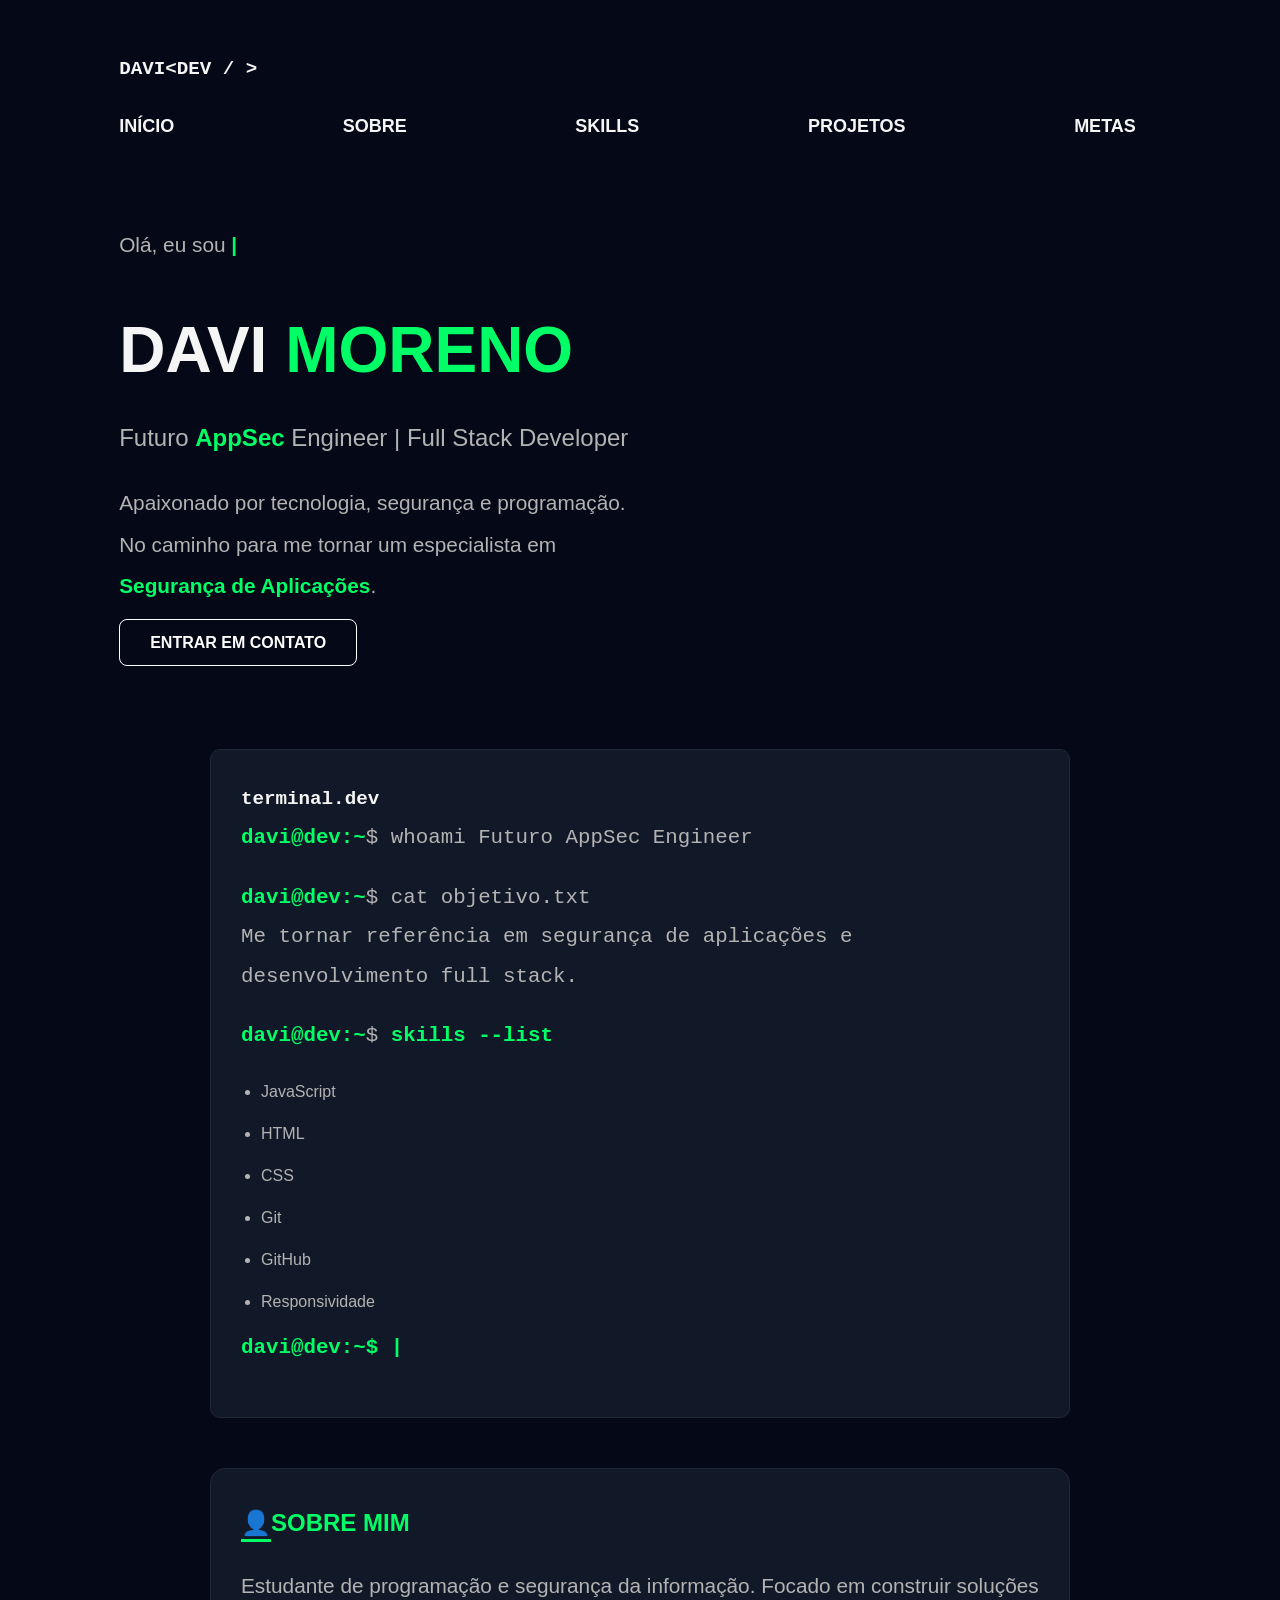
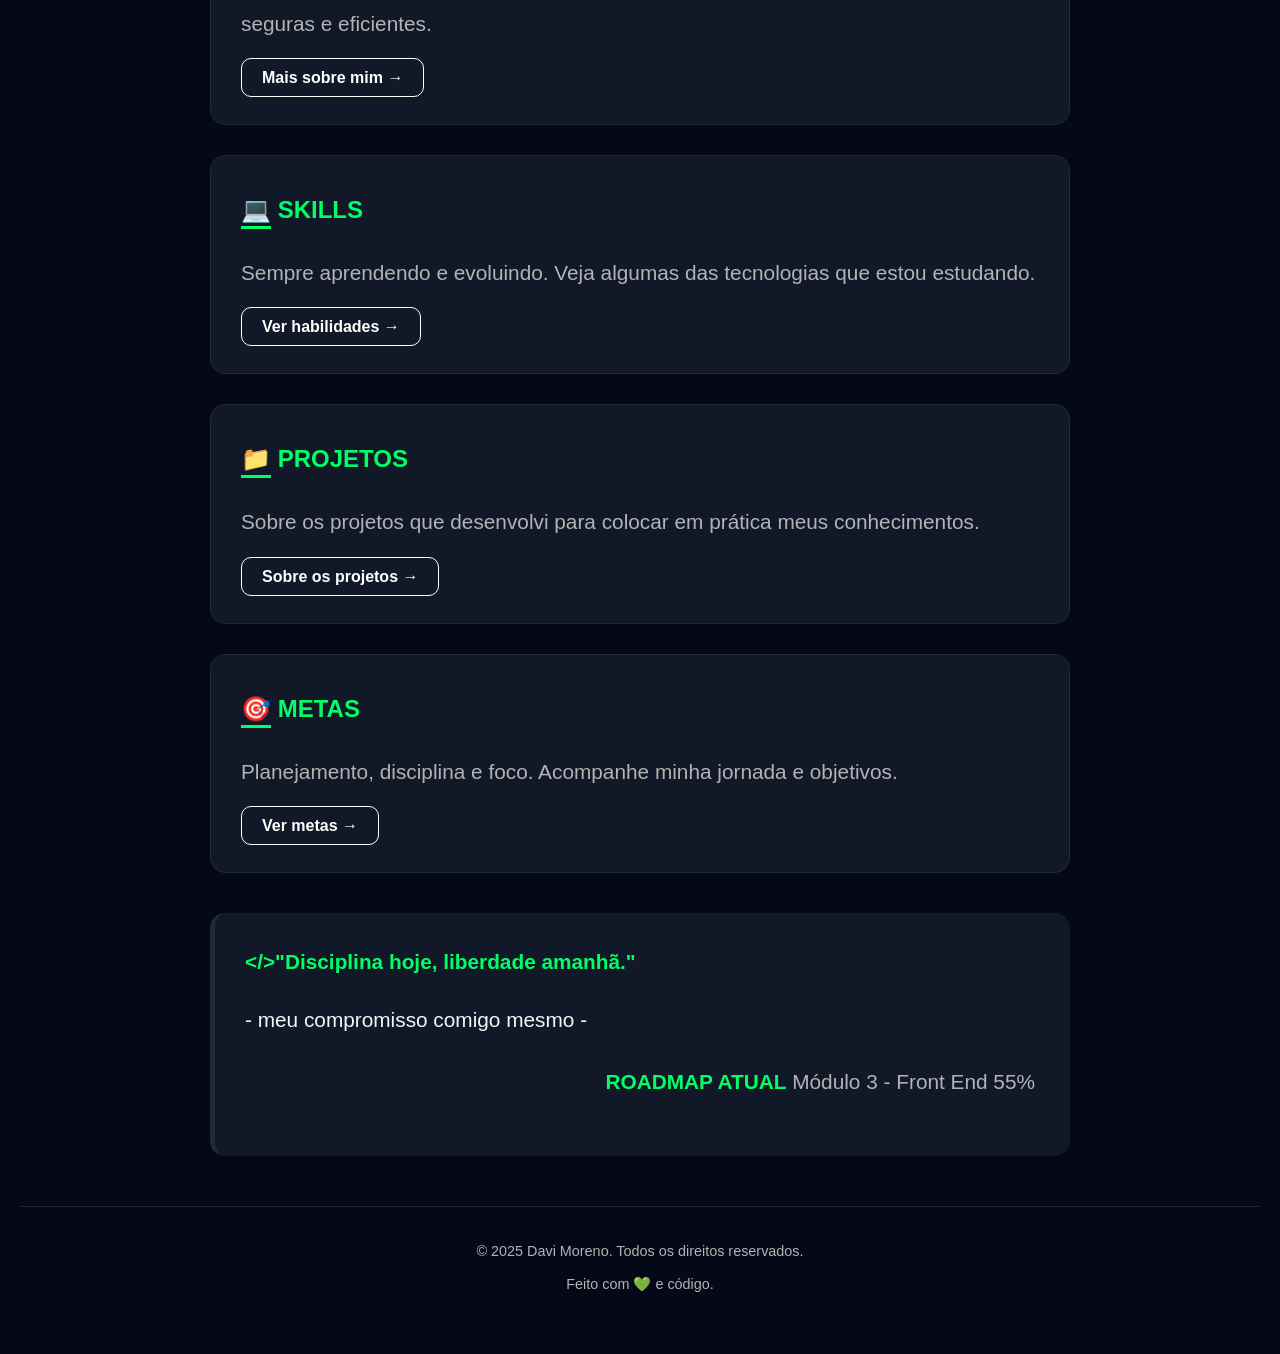
<file: index.html>
<!DOCTYPE html>
<html lang="pt-br">

<head>
    <meta charset="UTF-8">
    <meta name="viewport" content="width=device-width, initial-scale=1.0">
    <title>Meu Site Pessoal | Davi Moreno</title>

    <link rel="stylesheet" href="styles.css">
</head>

<body>
    <header>
        <h3 id="txt-canto">DAVI&lt;DEV / &gt;</h3>

        <button id="menu-btn">☰</button>
        <nav id="menu">
            <a href="#inicio">INÍCIO</a>
            <a href="#sobre">SOBRE</a>
            <a href="#skills">SKILLS</a>
            <a href="#projetos">PROJETOS</a>
            <a href="#metas">METAS</a>


        </nav>

        <p>Olá, eu sou <span class="cursor">|</span></p>

        <h1>DAVI <strong>MORENO</strong></h1>

        <p class="subtitulo">Futuro <strong>AppSec</strong> Engineer | Full Stack Developer</p>





        <p>
            Apaixonado por tecnologia, segurança e programação. <br>
            No caminho para me tornar um especialista em <br>
            <strong>Segurança de Aplicações</strong>.
        </p>



        <a href="contato.html" class="btn">ENTRAR EM CONTATO</a>

    </header>

    <main>
        <section id="terminal">

            <h3 id="inicio">terminal.dev</h3>


            <p>
                <strong>davi@dev:~</strong>$ whoami
                Futuro AppSec Engineer
            </p>


            <p>
                <strong>davi@dev:~</strong>$ cat objetivo.txt
                <br>
                Me tornar referência em segurança de aplicações
                e desenvolvimento full stack.
            </p>


            <p>
                <strong>davi@dev:~</strong>$<strong> skills --list</strong>
            </p>
            <ul>

                <li> JavaScript</li>
                <li>HTML</li>
                <li>CSS</li>
                <li>Git</li>
                <li>GitHub</li>
                <li>Responsividade</li>
            </ul>

            <p>
                <strong>davi@dev:~$ </strong><span class="cursor">|</span>
            </p>

        </section>

        <section class="cards" id="sobre">
            <h2> <span class="emoji">👤</span>SOBRE MIM</h2>

            <p>
                Estudante de programação e
                segurança da informação.
                Focado em construir soluções
                seguras e eficientes.
            </p>

            <a href="sobre-mim.html">Mais sobre mim →</a>

        </section>


        <section class="cards" id="skills">
            <h2> <span class="emoji">💻</span> SKILLS</h2>

            <p>
                Sempre aprendendo e evoluindo.
                Veja algumas das tecnologias
                que estou estudando.
            </p>

            <a href="habilidades.html">Ver habilidades →</a>

        </section>


        <section class="cards" id="projetos">
            <h2> <span class="emoji">📁</span> PROJETOS</h2>

            <p>
                Sobre os projetos que desenvolvi para
                colocar em prática meus
                conhecimentos.
            </p>

            <a href="projetos.html">Sobre os projetos →</a>

        </section>


        <section class="cards" id="metas">
            <h2> <span class="emoji">🎯</span> METAS</h2>

            <p>
                Planejamento, disciplina e foco.
                Acompanhe minha jornada
                e objetivos.
            </p>

            <a href="metas.html">Ver metas →</a>
        </section>


        <aside>
            <p>
                <strong> &lt;/&gt;"Disciplina hoje, liberdade amanhã."</strong> <br>
            </p>

            <p>
                - meu compromisso comigo mesmo -
            </p>

            <p class="direita">
                <strong>ROADMAP ATUAL</strong>
                Módulo 3 - Front End
                55%
            </p>
        </aside>

    </main>

    <footer>


        <p>© 2025 Davi Moreno. Todos os direitos reservados.</p>

        <p>Feito com 💚 e código.</p>

    </footer>

    <script src="script.js"></script>
</body>

</html>
</file>
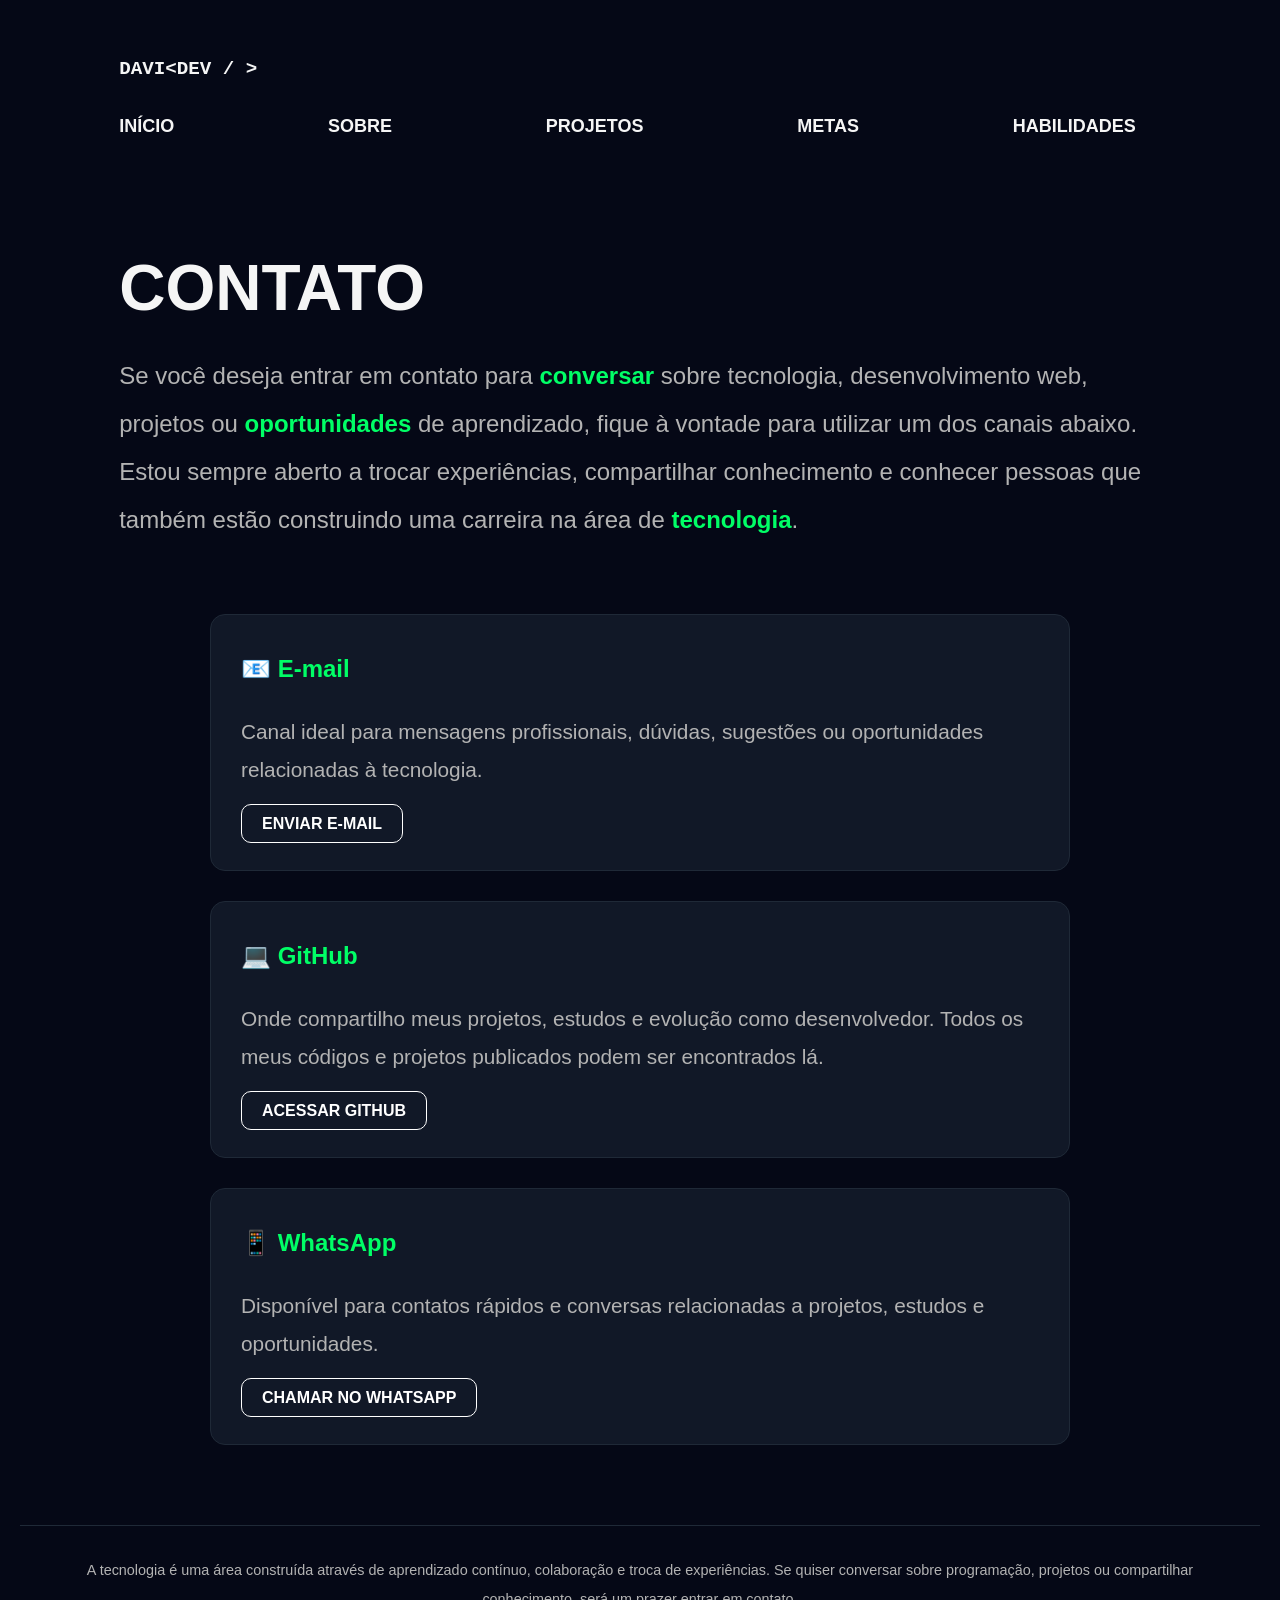
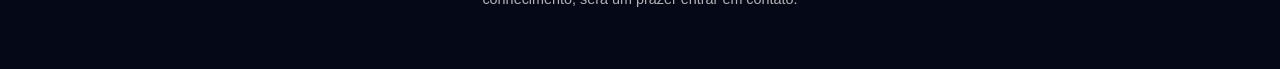
<file: contato.html>
<!DOCTYPE html>
<html lang="pt-br">

<head>
    <meta charset="UTF-8">
    <meta name="viewport" content="width=device-width, initial-scale=1.0">
   <title>Contato | Davi Moreno</title>

    <link rel="stylesheet" href="styles.css">
</head>

<body>

    <header>
        <h3 id="txt-canto">DAVI&lt;DEV / &gt;</h3>

        <button id="menu-btn">☰</button>
        <nav id="menu">
            <a href="index.html">INÍCIO</a>
            <a href="sobre-mim.html">SOBRE</a>
            <a href="projetos.html">PROJETOS</a>
            <a href="metas.html">METAS</a>
            <a href="habilidades.html">HABILIDADES</a>

        </nav>

        <h1>CONTATO</h1>
        <p class="subtitulo">
            Se você deseja entrar em contato para<strong> conversar</strong> sobre tecnologia, desenvolvimento web,
            projetos ou
            <strong>oportunidades</strong> de aprendizado, fique à vontade para utilizar um dos canais abaixo.
            Estou sempre aberto a trocar experiências, compartilhar conhecimento e conhecer pessoas que também estão
            construindo uma carreira na área de <strong>tecnologia</strong>.
        </p>
    </header>
    <main>


        <section class="cards">

            <h2>📧 E-mail</h2>

            <p>Canal ideal para mensagens profissionais, dúvidas, sugestões ou oportunidades relacionadas à tecnologia.
            </p>

            <a href="mailto:daviconceicaomoreno@gmail.com" target="_blank">
                ENVIAR E-MAIL
            </a>
        </section>


        <section class="cards">
            <h2>💻 GitHub</h2>
            <p>
                Onde compartilho meus projetos, estudos e evolução como desenvolvedor. Todos os meus códigos e projetos
                publicados
                podem ser encontrados lá.
            </p>

            <a href="https://github.com/daviappsec" class="btn-contato" target="_blank"> ACESSAR GITHUB</a>
        </section>
        <section class="cards">

            <h2>📱 WhatsApp</h2>

            <p>Disponível para contatos rápidos e conversas relacionadas a projetos, estudos e oportunidades.</p>

            <a href="https://wa.me/5573982259417" target="_blank">
                CHAMAR NO WHATSAPP
            </a>
        </section>
    </main>
    <footer>

        <p>
            A tecnologia é uma área construída através de aprendizado contínuo, colaboração e troca de experiências. Se
            quiser
            conversar sobre programação, projetos ou compartilhar conhecimento, será um prazer entrar em contato.
        </p>
    </footer>

    <script src="script.js"></script>
</body>

</html>
</file>
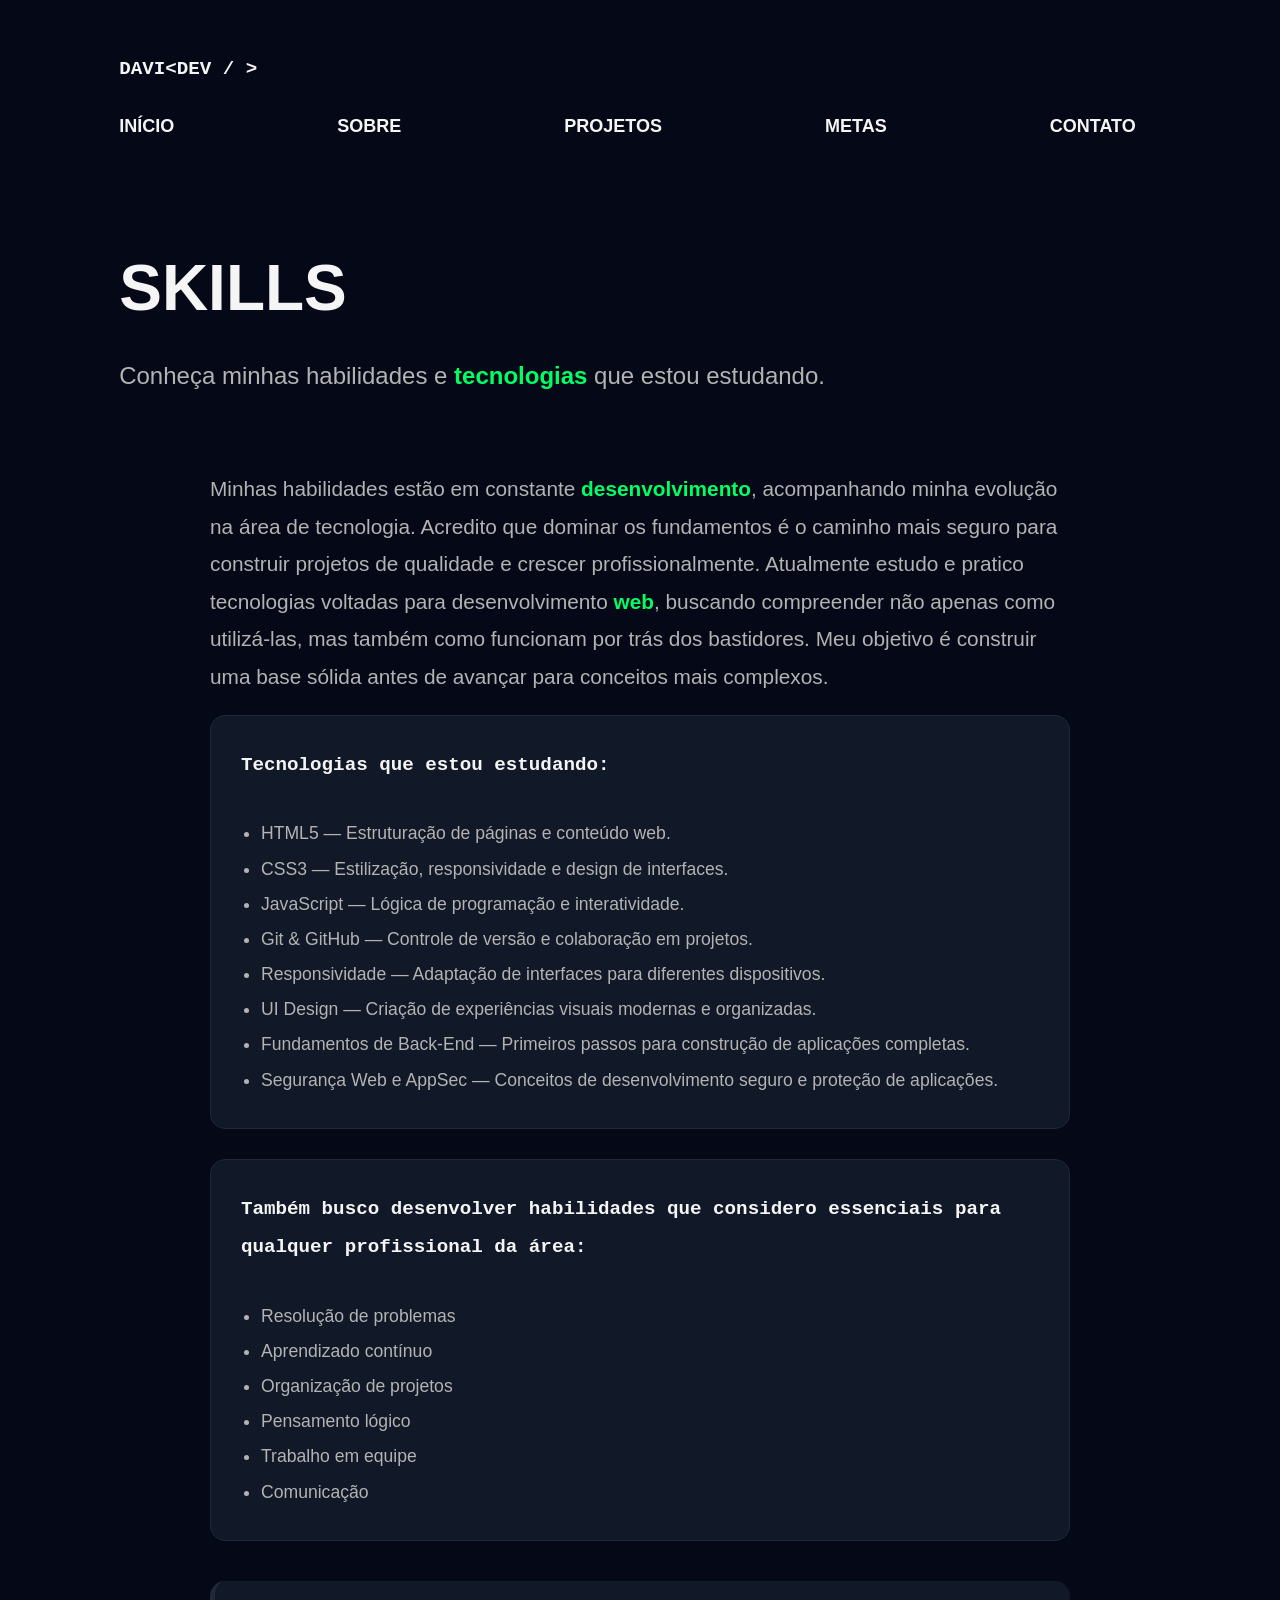
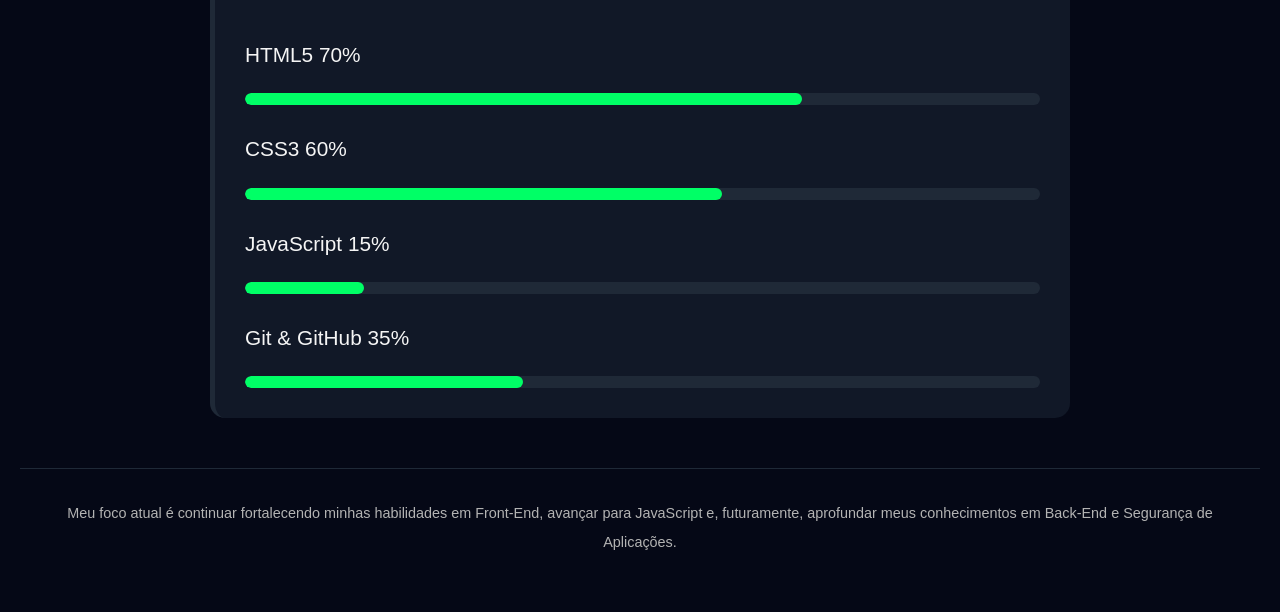
<file: habilidades.html>
<!DOCTYPE html>
<html lang="pt-br">

<head>
    <meta charset="UTF-8">
    <meta name="viewport" content="width=device-width, initial-scale=1.0">

    <link rel="stylesheet" href="styles.css">
    <title>Skills | Davi Moreno</title>
</head>

<body>

    <header>
        <h3 id="txt-canto">DAVI&lt;DEV / &gt;</h3>

        <button id="menu-btn">☰</button>
        <nav id="menu">
            <a href="index.html">INÍCIO</a>
            <a href="sobre-mim.html">SOBRE</a>
            <a href="projetos.html">PROJETOS</a>
            <a href="metas.html">METAS</a>
            <a href="contato.html">CONTATO</a>

        </nav>

        <h1>SKILLS</h1>
        <p class="subtitulo">
            Conheça minhas habilidades e <strong>tecnologias</strong> que estou estudando.
        </p>
    </header>
    <main>
        <section>

            <p>
                Minhas habilidades estão em constante <strong class="pg2">desenvolvimento</strong>, acompanhando minha evolução na área de
                tecnologia. Acredito que dominar os fundamentos é o caminho mais seguro para construir projetos de
                qualidade e crescer profissionalmente.

                Atualmente estudo e pratico tecnologias voltadas para desenvolvimento <strong class="pg2">web</strong>, buscando compreender não
                apenas como utilizá-las, mas também como funcionam por trás dos bastidores. Meu objetivo é construir uma
                base sólida antes de avançar para conceitos mais complexos.

            </p>
        </section>


        <section class="cards">
            <h3>Tecnologias que estou estudando:</h3>
            <br>

            <ul class="listapg2">
                <li> HTML5 — Estruturação de páginas e conteúdo web.</li>

                <li>CSS3 — Estilização, responsividade e design de interfaces.</li>

                <li>JavaScript — Lógica de programação e interatividade.</li>

                <li>Git & GitHub — Controle de versão e colaboração em projetos.</li>

                <li>Responsividade — Adaptação de interfaces para diferentes dispositivos.</li>

                <li>UI Design — Criação de experiências visuais modernas e organizadas.</li>

                <li> Fundamentos de Back-End — Primeiros passos para construção de aplicações completas.</li>

                <li>Segurança Web e AppSec — Conceitos de desenvolvimento seguro e proteção de aplicações.</li>
            </ul>

        </section>


        <section class="cards">
            <h3>
                Também busco desenvolver habilidades que considero essenciais para qualquer profissional
                da área:
            </h3>
            <br>
            <ul class="listapg2">

                <li>Resolução de problemas</li>
                <li>Aprendizado contínuo</li>
                <li>Organização de projetos</li>
                <li>Pensamento lógico</li>
                <li>Trabalho em equipe</li>
                <li>Comunicação</li>
            </ul>
        </section>

        <aside>
            <div class="grafico"></div>
            <p>HTML5 <span>70%</span></p>

            <div class="barrahtml">

                <div class="barrahtml-progresso">

                </div>
            </div>

            <div class="grafico"></div>
           <p>CSS3 <span>60%</span></p>

            <div class="barracss">
                <div class="barracss-progresso">

                </div>
            </div>

            <div class="grafico"></div>
            <p>JavaScript <span>15%</span></p>

            <div class="barrajs">
                <div class="barrajs-progresso"></div>
            </div>

            <div class="grafico"></div>
            <p>Git & GitHub <span>35%</span></p>
            <div class="barragit">
                <div class="barragit-progresso"></div>
            </div>
        </aside>
    </main>

    <footer>
        <p>
            Meu foco atual é continuar fortalecendo minhas habilidades em Front-End, avançar para JavaScript e, futuramente,
            aprofundar meus conhecimentos em Back-End e Segurança de Aplicações.
        </p>
    </footer>

    <script src="script.js"></script>
</body>

</html>
</file>
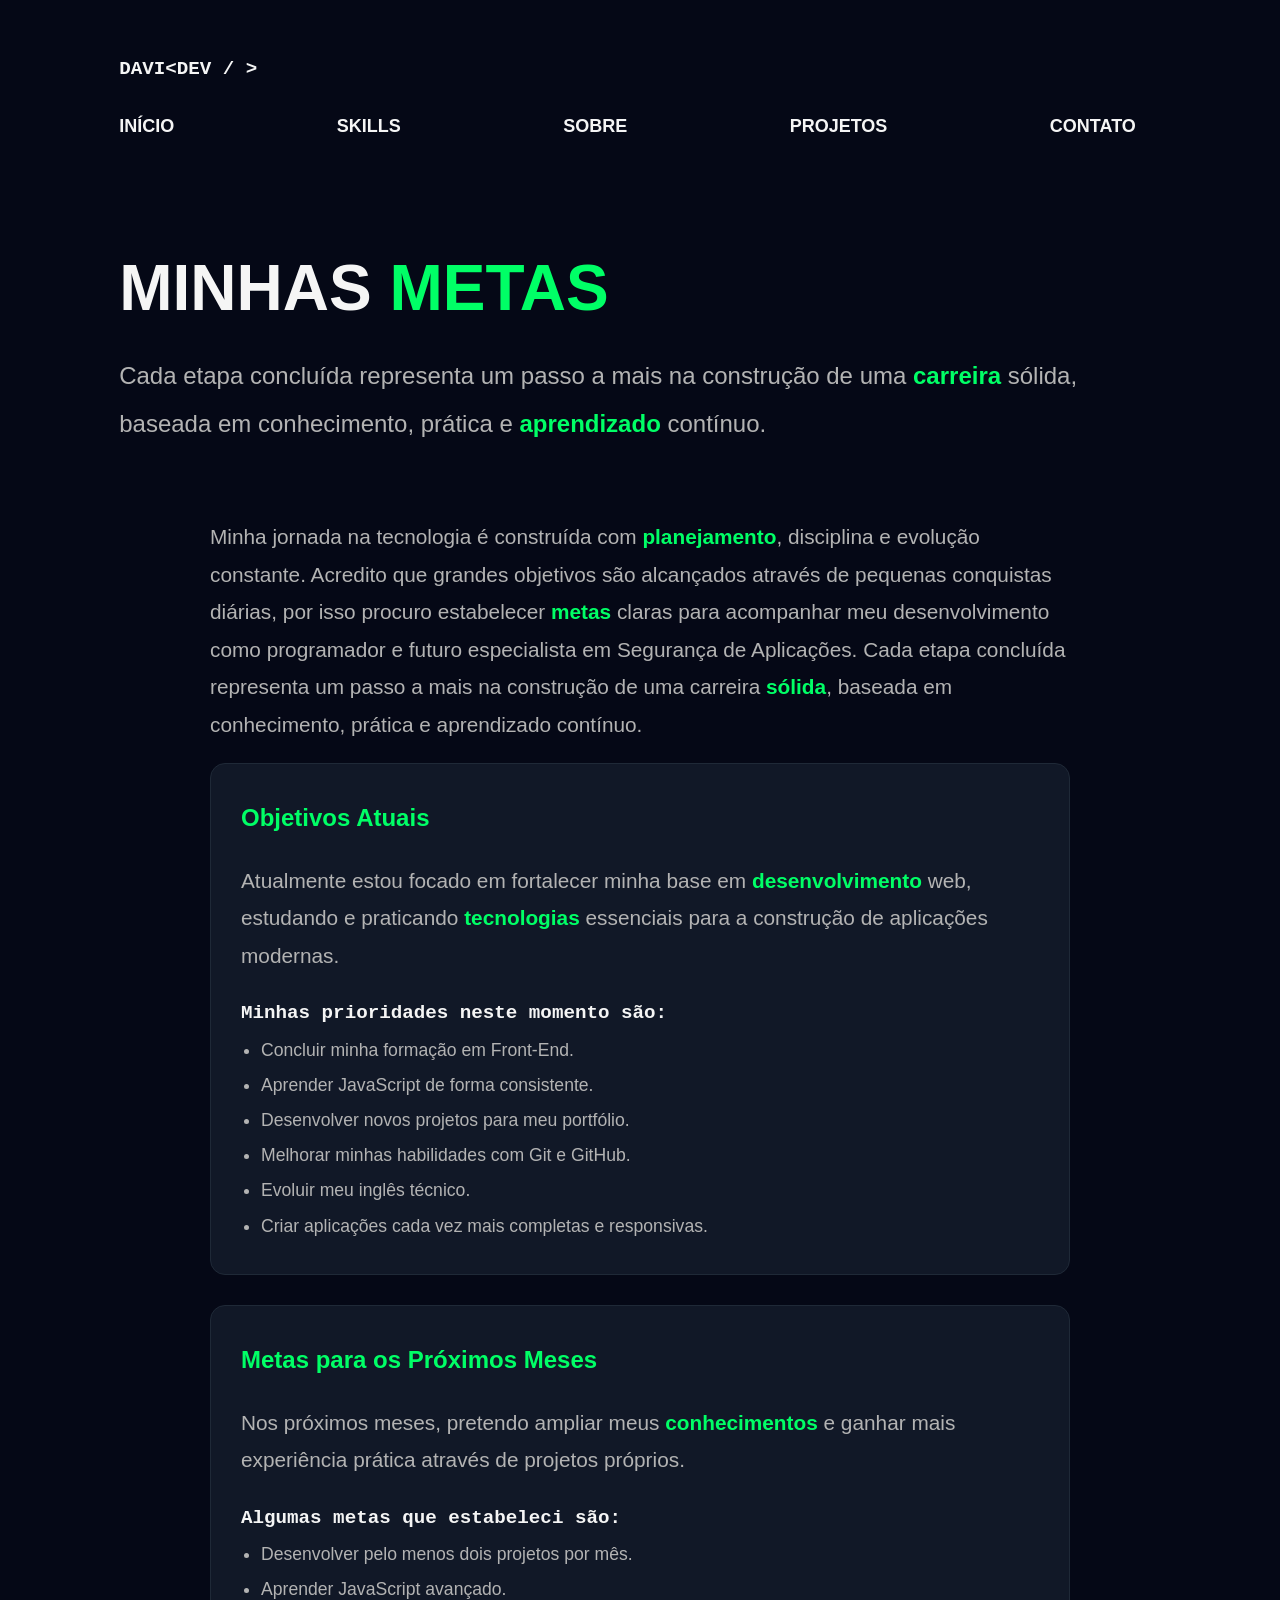
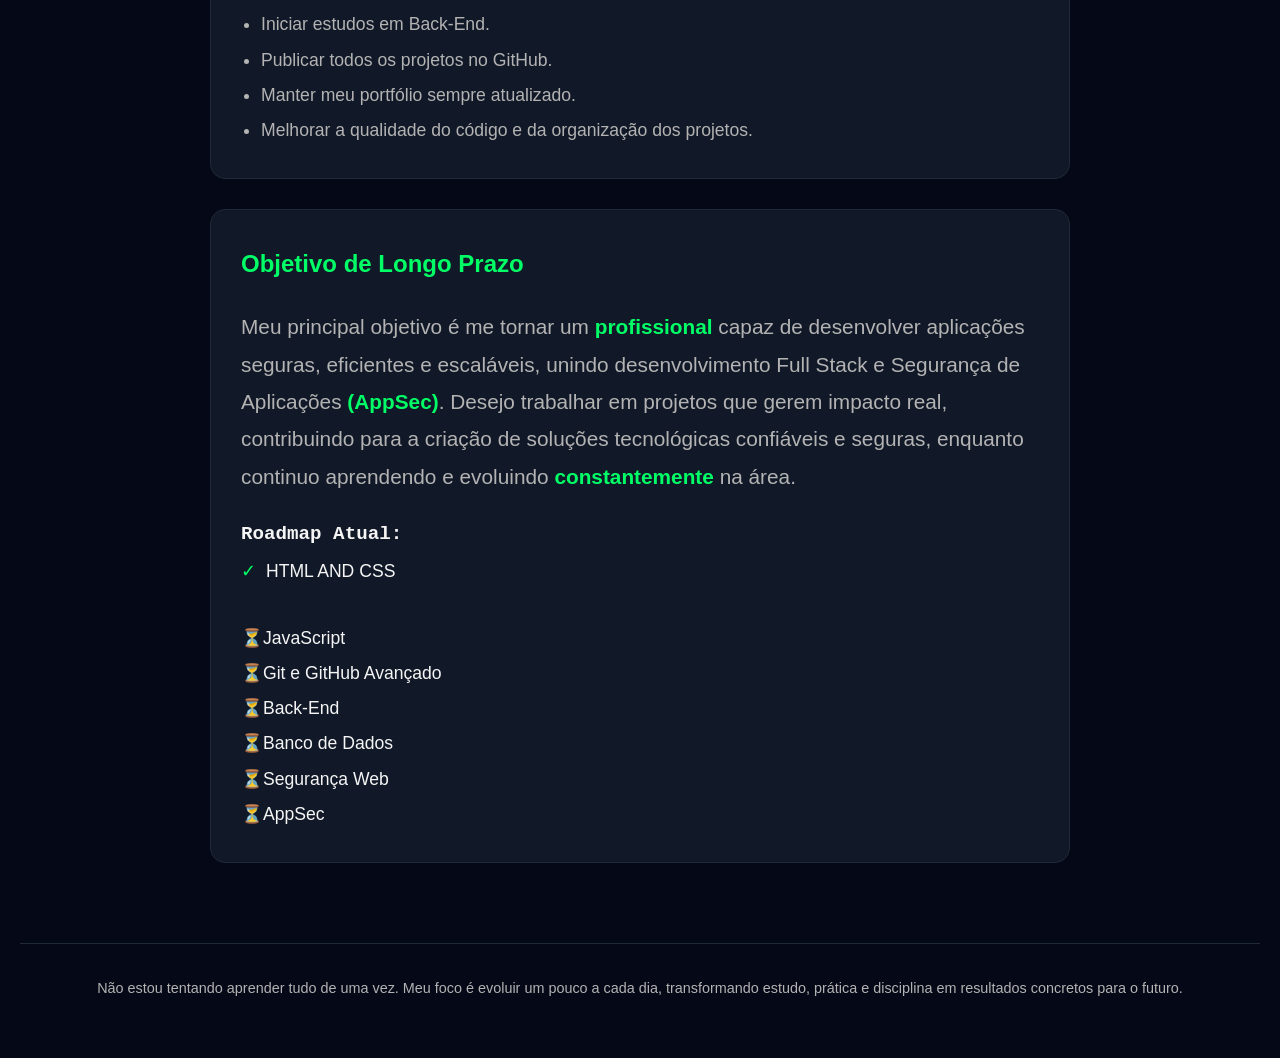
<file: metas.html>
<!DOCTYPE html>
<html lang="pt-br">

<head>
    <meta charset="UTF-8">
    <meta name="viewport" content="width=device-width, initial-scale=1.0">
    <title>Minhas Metas | Davi Moreno</title>

    <link rel="stylesheet" href="styles.css">
</head>

<body>
    <header>
        <h3 id="txt-canto">DAVI&lt;DEV / &gt;</h3>

        <button id="menu-btn">☰</button>
        <nav id="menu">
            <a href="index.html">INÍCIO</a>
            <a href="habilidades.html">SKILLS</a>
            <a href="sobre-mim.html">SOBRE</a>
            <a href="projetos.html">PROJETOS</a>
            <a href="contato.html">CONTATO</a>

        </nav>



        <h1>MINHAS<strong> METAS</strong></h1>

        <p class="subtitulo">
            Cada etapa concluída representa um passo a mais na construção de uma <strong>carreira</strong> sólida,
            baseada em
            conhecimento,
            prática e <strong>aprendizado</strong> contínuo.
        </p>

    </header>

    <main>
        <section>

            <p>
                Minha jornada na tecnologia é construída com<strong class="pg2"> planejamento</strong>, disciplina e
                evolução constante. Acredito que
                grandes
                objetivos são alcançados através de pequenas conquistas diárias, por isso procuro estabelecer <strong
                    class="pg2">metas</strong>
                claras para
                acompanhar meu desenvolvimento como programador e futuro especialista em Segurança de Aplicações.
                Cada etapa concluída representa um passo a mais na construção de uma carreira <strong
                    class="pg2">sólida</strong>, baseada em
                conhecimento,
                prática e aprendizado contínuo.
            </p>

        </section>

        <section class="cards">

            <h2>Objetivos Atuais</h2>
            <p>
                Atualmente estou focado em fortalecer minha base em <strong class="pg2">desenvolvimento</strong> web,
                estudando e praticando
                <strong class="pg2">tecnologias</strong>
                essenciais para a construção de aplicações modernas.
            </p>
            <h3>Minhas prioridades neste momento são:</h3>
            <ul class="listapg2">

                <li> Concluir minha formação em Front-End.</li>
                <li> Aprender JavaScript de forma consistente.</li>
                <li>Desenvolver novos projetos para meu portfólio.</li>
                <li>Melhorar minhas habilidades com Git e GitHub.</li>
                <li>Evoluir meu inglês técnico.</li>
                <li>Criar aplicações cada vez mais completas e responsivas.</li>
            </ul>
        </section>

        <section class="cards">

            <h2>Metas para os Próximos Meses</h2>
            <p>
                Nos próximos meses, pretendo ampliar meus <strong class="pg2">conhecimentos</strong> e ganhar mais
                experiência prática através de
                projetos
                próprios.
            </p>

            <h3>Algumas metas que estabeleci são:</h3>

            <ul class="listapg2">

                <li>Desenvolver pelo menos dois projetos por mês.</li>
                <li>Aprender JavaScript avançado.</li>
                <li>Iniciar estudos em Back-End.</li>
                <li>Publicar todos os projetos no GitHub.</li>
                <li>Manter meu portfólio sempre atualizado.</li>
                <li>Melhorar a qualidade do código e da organização dos projetos.</li>
            </ul>

        </section>

        <section class="cards">

            <h2>Objetivo de Longo Prazo</h2>
            <p>
                Meu principal objetivo é me tornar um <strong class="pg2">profissional</strong> capaz de desenvolver
                aplicações seguras, eficientes e
                escaláveis,
                unindo desenvolvimento Full Stack e Segurança de Aplicações <strong class="pg2">(AppSec)</strong>.
                Desejo trabalhar em projetos que gerem impacto real, contribuindo para a criação de soluções
                tecnológicas
                confiáveis
                e seguras, enquanto continuo aprendendo e evoluindo <strong class="pg2">constantemente</strong> na área.
            </p>

            <h3>Roadmap Atual:</h3>
            <ul class="lista-projetos">

                <li>HTML AND CSS</li>

            </ul>

            <br>
            <ul class="il-lista">
                <li>JavaScript</li>
                <li>Git e GitHub Avançado</li>
                <li>Back-End</li>
                <li>Banco de Dados</li>
                <li>Segurança Web</li>
                <li>AppSec</li>
            </ul>
        </section>
    </main>


    <footer>

        <p>
            Não estou tentando aprender tudo de uma vez. Meu foco é evoluir um pouco a cada dia, transformando estudo,
            prática e
            disciplina em resultados concretos para o futuro.
        </p>
    </footer>

    <script src="script.js"></script>
</body>

</html>
</file>
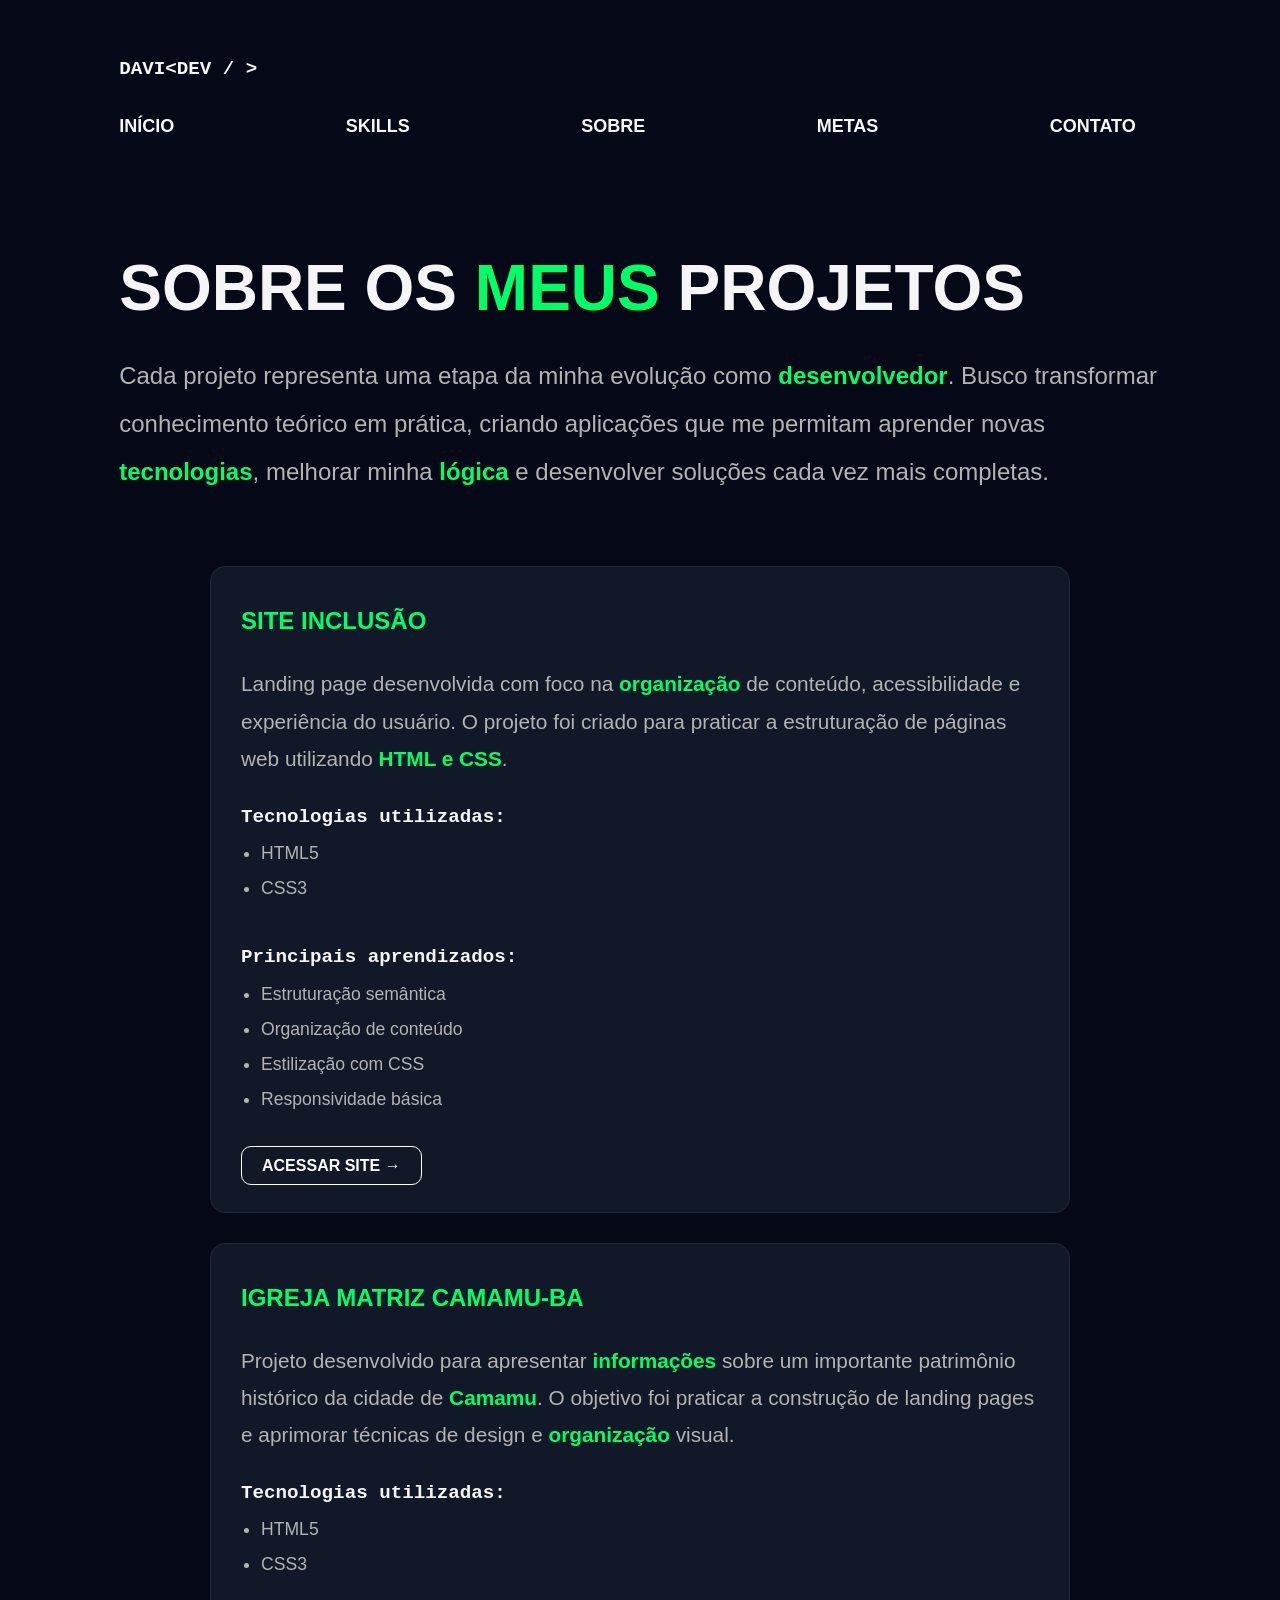
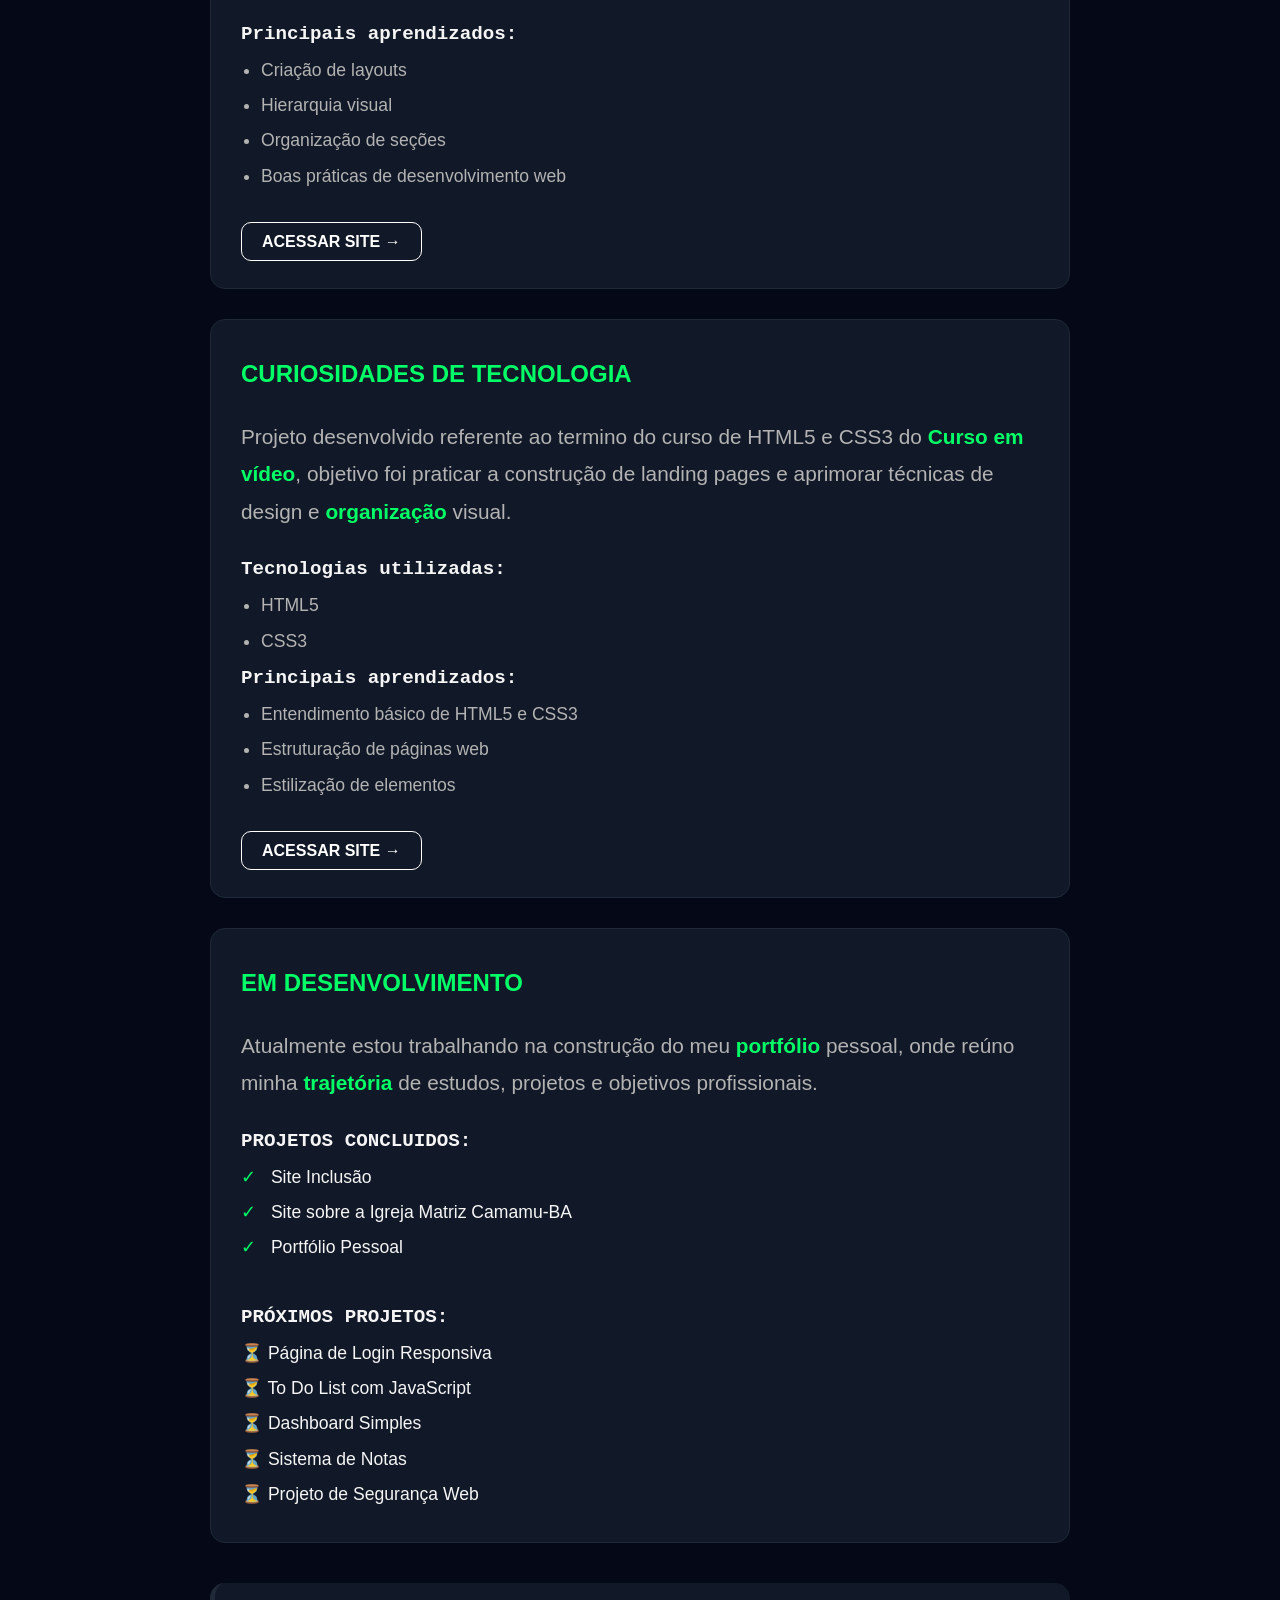
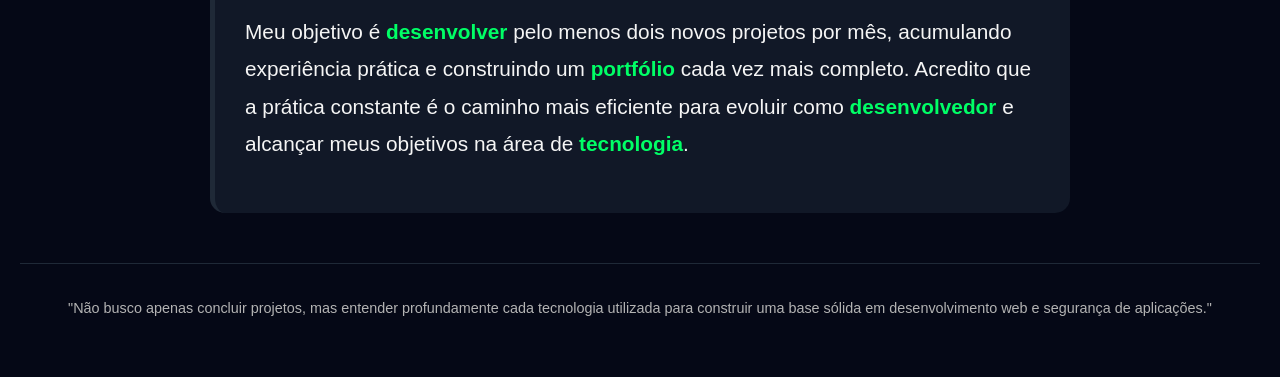
<file: projetos.html>
<!DOCTYPE html>
<html lang="pt-br">

<head>
    <meta charset="UTF-8">
    <meta name="viewport" content="width=device-width, initial-scale=1.0">
    <title>Projetos | Davi Moreno</title>
    <link rel="stylesheet" href="styles.css">
</head>

<body>
    <header>
        <h3 id="txt-canto">DAVI&lt;DEV / &gt;</h3>

        <button id="menu-btn">☰</button>
        <nav id="menu">
            <a href="index.html">INÍCIO</a>
            <a href="habilidades.html">SKILLS</a>
            <a href="sobre-mim.html">SOBRE</a>
            <a href="metas.html">METAS</a>
            <a href="contato.html">CONTATO</a>

        </nav>



        <h1>SOBRE OS<strong> MEUS</strong> PROJETOS</h1>

        <p class="subtitulo">
            Cada projeto representa uma etapa da minha evolução como <strong>desenvolvedor</strong>. Busco transformar
            conhecimento
            teórico em
            prática, criando aplicações que me permitam aprender novas <strong>tecnologias</strong>, melhorar minha
            <strong>lógica</strong> e desenvolver
            soluções
            cada vez mais completas.
        </p>

    </header>

    <main>
        <section class="cards">
            <h2>SITE INCLUSÃO</h2>

            <p>
                Landing page desenvolvida com foco na <strong class="pg2">organização</strong> de conteúdo,
                acessibilidade e experiência do usuário.
                O projeto
                foi criado para praticar a estruturação de páginas web utilizando<strong class="pg2"> HTML e
                    CSS</strong>.
            </p>

            <h3>Tecnologias utilizadas:</h3>
            <ul class="listapg2">

                <li>HTML5</li>
                <li>CSS3</li>
            </ul>
            <br>
            <h3>Principais aprendizados:</h3>
            <ul class="listapg2">
                <li>Estruturação semântica</li>
                <li>Organização de conteúdo</li>
                <li>Estilização com CSS</li>
                <li>Responsividade básica</li>
            </ul>

            <br>
            <a href="https://daviappsec.github.io/Site-Inclusao/" target="_blank">ACESSAR SITE →</a>
        </section>


        <section class="cards">
            <h2>IGREJA MATRIZ CAMAMU-BA</h2>
            <p>
                Projeto desenvolvido para apresentar <strong class="pg2">informações</strong> sobre um importante
                patrimônio histórico da cidade de
                <strong class="pg2">Camamu</strong>. O
                objetivo foi praticar a construção de landing pages e aprimorar técnicas de design e<strong class="pg2">
                    organização</strong> visual.
            </p>
            <h3>Tecnologias utilizadas:</h3>

            <ul class="listapg2">
                <li>HTML5</li>
                <li>CSS3</li>
            </ul>
            <br>
            <h3>Principais aprendizados:</h3>

            <ul class="listapg2">
                <li>Criação de layouts</li>
                <li>Hierarquia visual</li>
                <li>Organização de seções</li>
                <li>Boas práticas de desenvolvimento web</li>
            </ul>
            <br>

            <a href="https://daviappsec.github.io/Igreja-Matriz-Camamu-BA-/" target="_blank">ACESSAR SITE →</a>
        </section>

        <section class="cards">
            <h2>CURIOSIDADES DE TECNOLOGIA</h2>

            <p>Projeto desenvolvido referente ao termino do curso de HTML5 e CSS3 do<strong class="pg2"> Curso em vídeo</strong>, objetivo foi praticar a construção de landing pages e aprimorar técnicas de design e<strong class="pg2">
                    organização</strong> visual.
</p>

            <h3>Tecnologias utilizadas:</h3>

            <ul class="listapg2">
                <li>HTML5</li>
                <li>CSS3</li>
            </ul>

            <h3>Principais aprendizados:</h3>

            <ul class="listapg2">
                <li>Entendimento básico de HTML5 e CSS3</li>
                <li>Estruturação de páginas web</li>
                <li>Estilização de elementos</li>
            </ul>
            <br>
            <a href="https://daviappsec.github.io/projeto-android/" target="_blank">ACESSAR SITE →</a>
        </section>

        <section class="cards">
            <h2>EM DESENVOLVIMENTO</h2>
            <p>
                Atualmente estou trabalhando na construção do meu <strong class="pg2">portfólio</strong> pessoal, onde
                reúno minha<strong class="pg2"> trajetória</strong> de
                estudos,
                projetos e objetivos profissionais.

            </p>

            <h3>PROJETOS CONCLUIDOS:</h3>
            <ul class="lista-projetos">

                <li> Site Inclusão</li>
                <li> Site sobre a Igreja Matriz Camamu-BA</li>
                <li> Portfólio Pessoal</li>
            </ul>


            <br>
            <h3>PRÓXIMOS PROJETOS:</h3>


            <ul class="il-lista">

                <li> Página de Login Responsiva</li>
                <li> To Do List com JavaScript</li>
                <li> Dashboard Simples</li>
                <li> Sistema de Notas</li>
                <li> Projeto de Segurança Web</li>
            </ul>
        </section>
        <aside>

            <p>
                Meu objetivo é <strong class="pg2">desenvolver</strong> pelo menos dois novos projetos por mês,
                acumulando experiência prática e
                construindo
                um
                <strong class="pg2">portfólio</strong> cada vez mais completo. Acredito que a prática constante é o
                caminho mais eficiente para
                evoluir como
                <strong class="pg2">desenvolvedor</strong> e alcançar meus objetivos na área de <strong
                    class="pg2">tecnologia</strong>.
            </p>
        </aside>
    </main>

    <footer>
        <p>"Não busco apenas concluir projetos, mas entender profundamente cada tecnologia utilizada para construir uma
            base sólida em desenvolvimento web e segurança de aplicações."</p>
    </footer>

    <script src="script.js"></script>
</body>

</html>
</file>
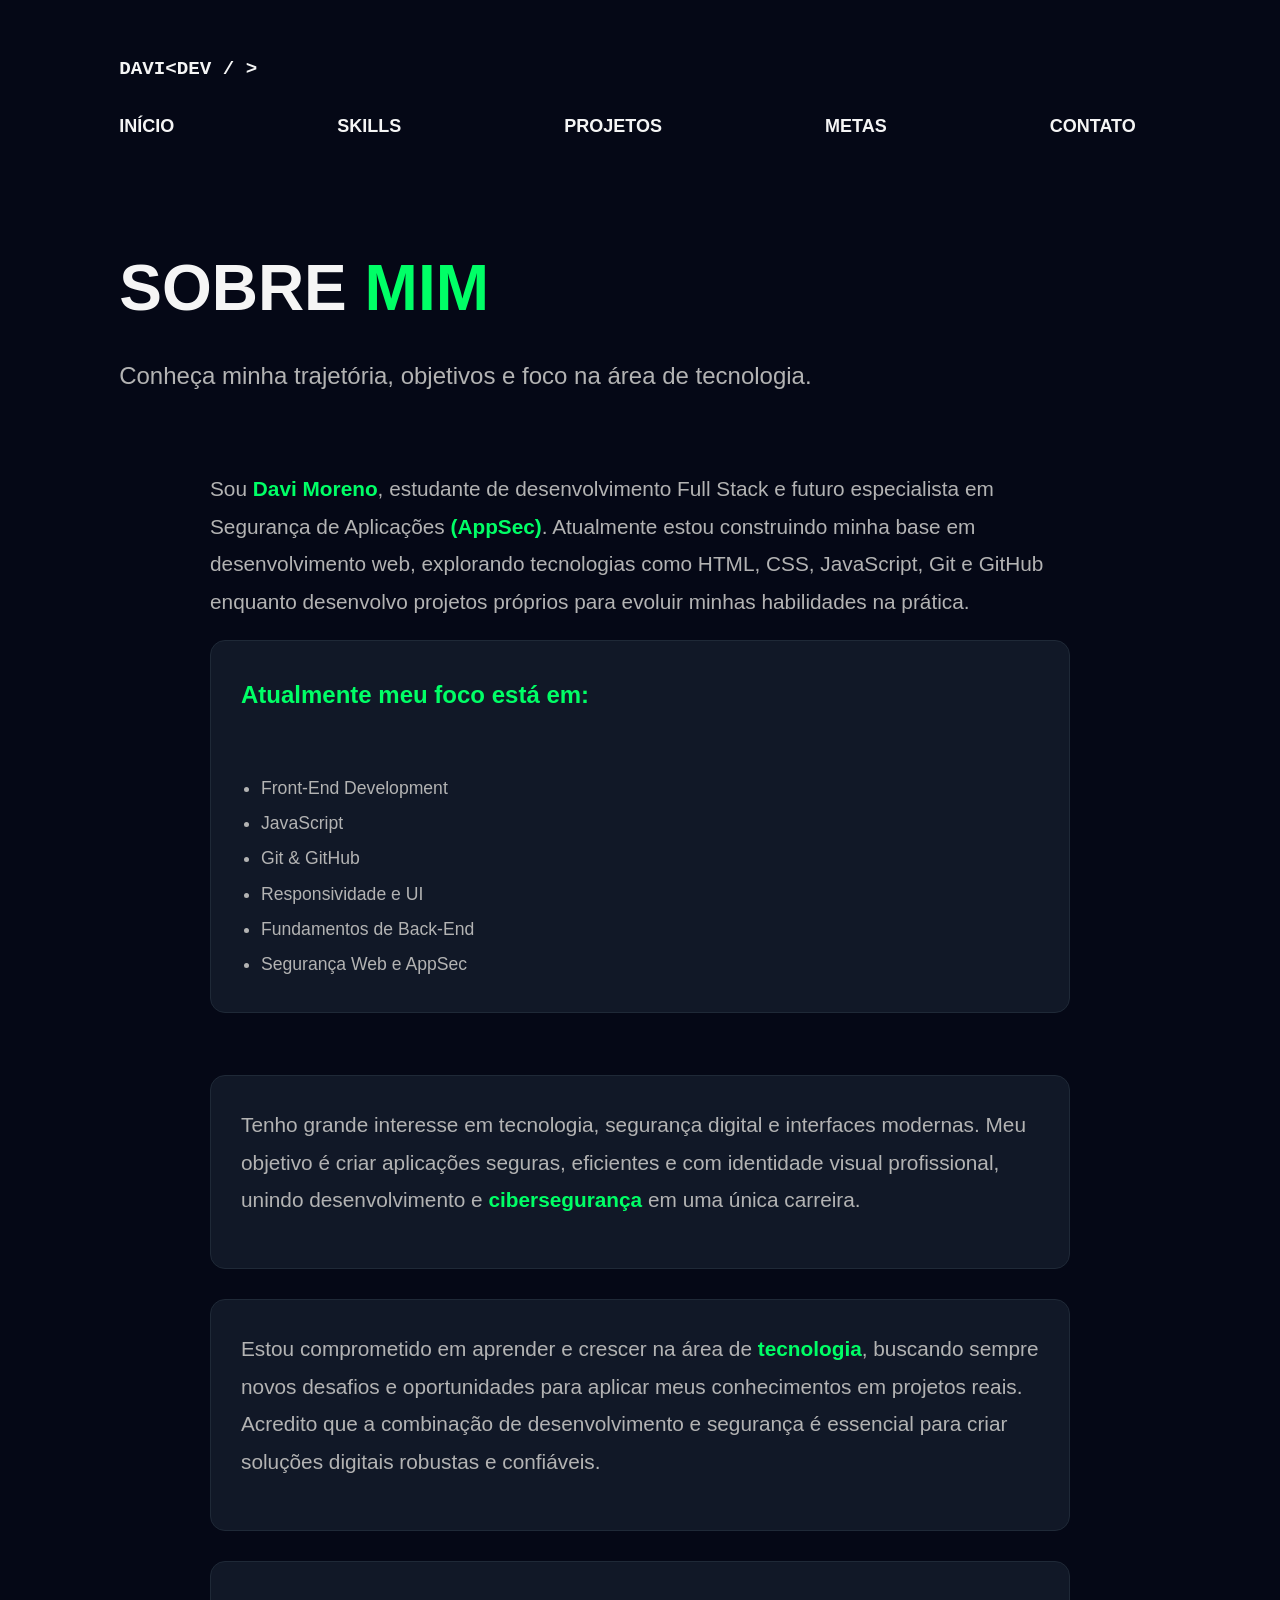
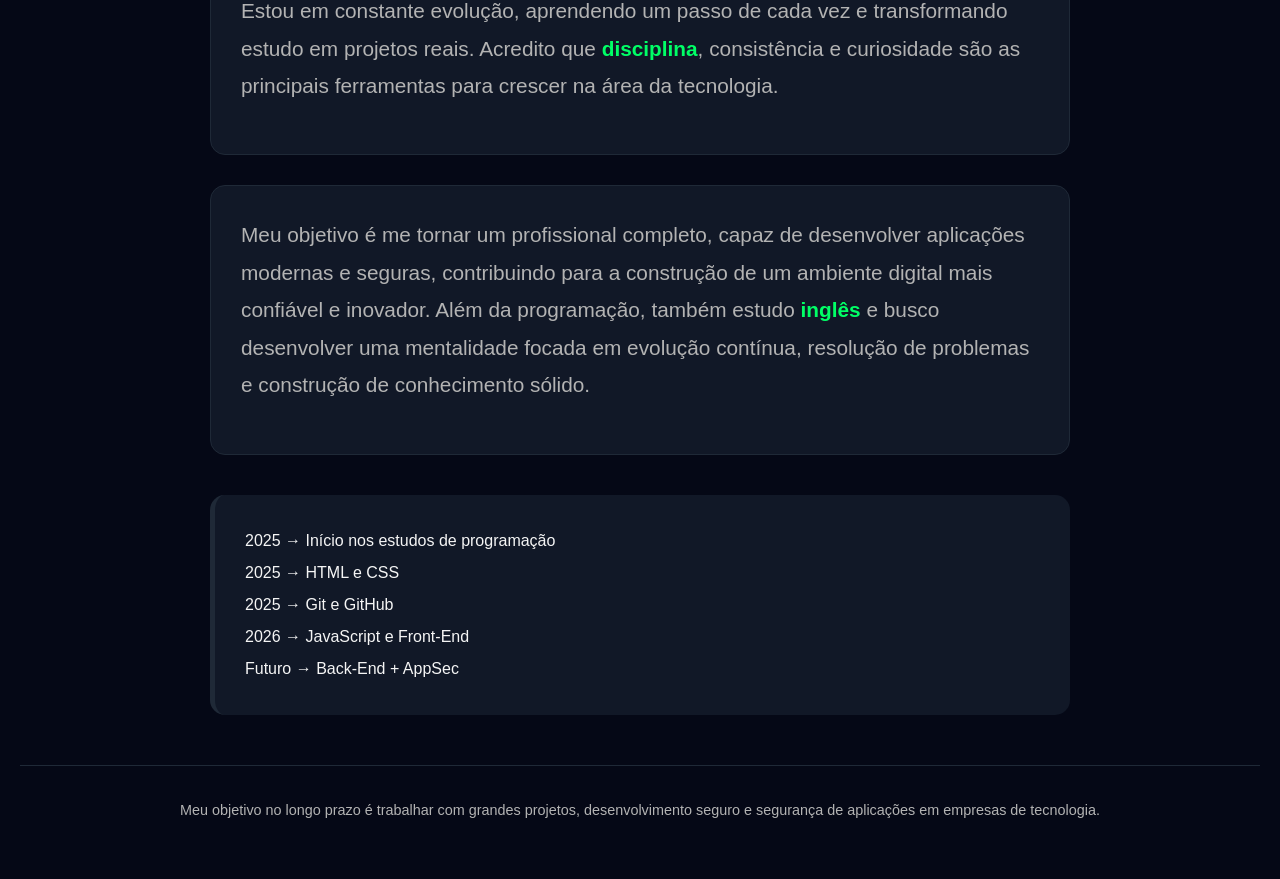
<file: sobre-mim.html>
<!DOCTYPE html>
<html lang="pt-br">

<head>
    <meta charset="UTF-8">
    <meta name="viewport" content="width=device-width, initial-scale=1.0">
  <title>Sobre Mim | Davi Moreno</title>

    <link rel="stylesheet" href="styles.css">
</head>

<body>

    <header>
        <h3 id="txt-canto">DAVI&lt;DEV / &gt;</h3>
        <button id="menu-btn">☰</button>
        <nav id="menu">
            <a href="index.html">INÍCIO</a>
            <a href="habilidades.html">SKILLS</a>
            <a href="projetos.html">PROJETOS</a>
            <a href="metas.html">METAS</a>
            <a href="contato.html">CONTATO</a>

        </nav>

        <h1>SOBRE <strong>MIM</strong></h1>
        <p class="subtitulo">
            Conheça minha trajetória, objetivos e foco na área de tecnologia.
        </p>
    </header>

    <main>
        <section>

            <p>
                Sou <strong class="pg2">Davi Moreno</strong>, estudante de desenvolvimento Full Stack e
                futuro especialista em Segurança de Aplicações
                <strong class="pg2">(AppSec)</strong>. Atualmente estou construindo minha base em desenvolvimento web,
                explorando tecnologias como HTML,
                CSS,
                JavaScript, Git e GitHub enquanto desenvolvo projetos próprios para evoluir minhas habilidades na
                prática.
            </p>
        </section>

        <section class="cards">

            <h2>Atualmente meu foco está em:</h2>
            <br>
            <ul class="listapg2">
                <li> Front-End Development</li>
                <li> JavaScript</li>
                <li> Git & GitHub</li>
                <li> Responsividade e UI</li>
                <li> Fundamentos de Back-End</li>
                <li> Segurança Web e AppSec</li>
            </ul>
        </section>

        <br>

        <section class="cards">
            <p>
                Tenho grande interesse em tecnologia, segurança digital e interfaces modernas. Meu objetivo é criar
                aplicações
                seguras, eficientes e com identidade visual profissional, unindo desenvolvimento e<strong class="pg2">
                    cibersegurança</strong> em uma
                única
                carreira.
            </p>
        </section>

        <section class="cards">
            <p>
                Estou comprometido em aprender e crescer na área de<strong class="pg2"> tecnologia</strong>, buscando
                sempre novos desafios e
                oportunidades para aplicar meus conhecimentos em projetos reais.
                Acredito que a combinação de desenvolvimento e segurança é essencial para criar soluções digitais
                robustas e confiáveis.
            </p>
        </section>

        <section class="cards">
            <p>
                Estou em constante evolução, aprendendo um passo de cada vez e transformando estudo em projetos reais.
                Acredito
                que <strong class="pg2">disciplina</strong>, consistência e curiosidade são as principais ferramentas
                para crescer na área da
                tecnologia.
            </p>
        </section>

        <section class="cards">
            <p>
                Meu objetivo é me tornar um profissional completo, capaz de desenvolver aplicações modernas e seguras,
                contribuindo para a construção de um ambiente digital mais confiável e inovador.
                Além da programação, também estudo<strong class="pg2"> inglês</strong> e busco desenvolver uma
                mentalidade focada em evolução contínua,
                resolução de problemas e construção de conhecimento sólido.
            </p>
        </section>

        <aside>
            2025 → Início nos estudos de programação
            <br>
            2025 → HTML e CSS
            <br>
            2025 → Git e GitHub
            <br>
            2026 → JavaScript e Front-End
            <br>
            Futuro → Back-End + AppSec
        </aside>




    </main>

    <footer>

        <p>
            Meu objetivo no longo prazo é trabalhar com grandes projetos, desenvolvimento seguro e segurança de
            aplicações
            em empresas de tecnologia.
        </p>
    </footer>

<script src="script.js"></script>

</body>

</html>
</file>
<file: styles.css>
@charset "UTF-8";



:root {

    --bg-main: #050816;
    --bg-secondary: #0D1117;
    --card-bg: #111827;

    --green-primary: #00FF66;
    --green-hover: #39FF14;
    --green-soft: #00CC55;

    --text-white: #F5F5F5;
    --text-gray: #B3B3B3;
    --text-dark: #6B7280;

    --border-color: #1F2937;

    --font-title: 'Orbitron', sans-serif;
    --font-terminal: 'Share Tech Mono', monospace;
    --font-default: Arial, Helvetica, sans-serif;

}

* {
    margin: 0;
    padding: 0;
    box-sizing: border-box;
}

body {
    background-color: var(--bg-main);
    color: var(--text-white);
    font-family: var(--font-default);
    line-height: 2;
    padding: 20px;
}

h3 {
    font-family: var(--font-terminal);
    font-size: 1.2em;
}

nav {
    display: flex;
    justify-content: space-between;
    align-items: center;

    margin-top: 20px;
    margin-bottom: 80px;

}

nav a {
    font-family: var(--font-title);
    text-decoration: none;
    color: var(--text-white);
    margin-right: 25px;
    font-weight: bold;
    transition: 0.3s;
    font-size: 18px;
}

nav a:hover {
    color: white;

    text-decoration: underline;
    text-underline-offset: 8px;
    text-decoration-thickness: 3px;
    text-decoration-color: var(--green-primary);
}


header {
    padding: 30px 8%;

}

p {
    font-size: 1.3em;
}

header p {
    color: var(--text-gray);
    font-size: 1.3em;

    margin-bottom: 20px;
}

header h1 {
    font-family: var(--font-title);
    font-size: 4em;
    color: var(--text-white);
}

header strong {
    color: var(--green-primary);
}

#txt-canto:hover {
    color: var(--green-primary);
}

#terminal {
    background-color: var(--card-bg);
    border: 1px solid var(--border-color);

    border-radius: 10px;
    padding: 30px;

    margin-top: 40px;
    margin-bottom: 50px;

}

#terminal:hover {
    box-shadow: 0 0 15px rgba(0, 255, 102, 0.3);
}

#terminal p {
    font-family: var(--font-terminal);
    margin-bottom: 20px;
    line-height: 1.9;
}

#terminal strong {
    color: var(--green-primary);
}

#terminal ul {
    margin-left: 20px;
}

#terminal li {
    margin-bottom: 10px;

    color: var(--text-gray);
}

#menu-btn {
    display: none;

    background: none;
    border: none;

    color: var(--text-white);
    font-size: 2rem;

    cursor: pointer;
}

.cards {
    background-color: var(--card-bg);
    border: 1px solid var(--border-color);
    border-radius: 15px;
    padding: 30px;
    margin-bottom: 30px;
    transition: 0.3s;
}

.cards:hover {
    box-shadow: 0 0 15px rgba(0, 255, 102, 0.3);
}

.pg2 {
    color: var(--green-primary);
}

.listapg2 {
    color: var(--text-gray);
    padding-left: 20px;
    font-size: 1.1em;
}

.lista-projetos {
    padding-left: 0px;
    font-size: 1.1em;
    list-style-type: none;
}

.lista-projetos li::before {
    content: "✓";
    color: var(--green-primary);
    margin-right: 10px;
}


.il-lista {
    padding-left: 0px;
    font-size: 1.1em;
    list-style-type: none;
}

.il-lista li::before {
    content: "⏳";
    color: var(--green-primary);
    margin-right: 0px;
}

.subtitulo {
    color: var(--text-gray);
    font-size: 1.5em;
}

.emoji {

    text-decoration: underline;

    text-underline-offset: 8px;
    text-decoration-thickness: 3px;
    text-decoration-color: var(--green-primary);
}

.direita {
    text-align: right;
    color: var(--text-gray);
    padding: 5px;
}

.btn {
    padding: 14px 30px;
    margin-bottom: 20px;

    border: none;
    border-radius: 8px;
    text-decoration: none;

    background-color: transparent;
    color: white;
    border: 1px solid white;
    font-weight: bold;
    cursor: pointer;
    transition: 0.3s;
}

.cursor {
    color: var(--green-primary);
    font-weight: bolder;
}

.btn:hover {
    transform: translateY(-5px);

    box-shadow: 0 0 15px var(--green-primary);

    color: var(--green-primary);
}

.grafico {
    margin-bottom: 25px;
}

.grafico p {
    display: flex;
    justify-content: space-between;
    margin-bottom: 8px;
}

.barrahtml {

    width: 100%;

    height: 12px;

    background-color: #1F2937;

    border-radius: 20px;

    overflow: hidden;
}

.barrajs {

    width: 100%;

    height: 12px;

    background-color: #1F2937;

    border-radius: 20px;

    overflow: hidden;
}

.barragit {

    width: 100%;

    height: 12px;

    background-color: #1F2937;

    border-radius: 20px;

    overflow: hidden;
}

.barracss {

    width: 100%;

    height: 12px;

    background-color: #1F2937;

    border-radius: 20px;

    overflow: hidden;
}

.barrahtml-progresso {

    height: 100%;

    background-color: var(--green-primary);

    border-radius: 20px;

    width: 70%;
}

.barrajs-progresso {

    height: 100%;

    background-color: var(--green-primary);

    border-radius: 20px;

    width: 15%;
}

.barragit-progresso {

    height: 100%;

    background-color: var(--green-primary);

    border-radius: 20px;

    width: 35%;
}

.barracss-progresso {

    height: 100%;

    background-color: var(--green-primary);

    border-radius: 20px;

    width: 60%;
}

.number {
    color: var(--text-white);

}


section h2 {
    font-family: var(--font-title);
    color: var(--green-primary);
    margin-bottom: 20px;
}

section p {
    color: var(--text-gray);
    margin-bottom: 20px;
    line-height: 1.8;
}

section a {
    color: white;
    text-decoration: none;
    font-weight: bold;
    transition: 0.3s;

    border: 1px solid var(--green-primary);
    padding: 10px 20px;
    border-radius: 10px;
    border-color: white;
}

section a:hover {
    background-color: var(--green-primary);
    color: var(--bg-main);
    font-size: 20px;
}

aside {
    background-color: var(--card-bg);
    border-left: 5px solid var(--border-color);
    border-radius: 15px;
    padding: 30px;
    margin-top: 40px;
}

aside p {
    margin-bottom: 20px;
    line-height: 1.8;
}

aside strong {
    color: var(--green-primary);
}

footer {

    text-align: center;

    padding: 30px;

    border-top: 1px solid var(--border-color);

    margin-top: 30px;
}

footer p {

    font-size: 0.9em;
    color: var(--text-gray);

    margin-bottom: 5px;
}

aside:hover {
    box-shadow: 0 0 15px rgba(0, 255, 102, 0.3);
}

main {
    max-width: 900px;
    margin: 0 auto;
    padding: 20px;
}

img {
    max-width: 100%;
}

@media (max-width: 768px) {

    nav {
        display: none;
        flex-direction: column;
        gap: 20px;

    }

    header {
        position: relative;
    }

    header h1 {
        font-size: 2.5rem;
    }

    .btn {
        width: 100%;
    }


    .subtitulo {
        font-size: 1.1rem;
    }

    p {
        font-size: 1rem;
    }

    #menu-btn {
        display: block;
        position: absolute;
        top: 20px;
        right: -8px;

         z-index: 999;

    }


    nav.ativo {
        display: flex;
    }
}
</file>
